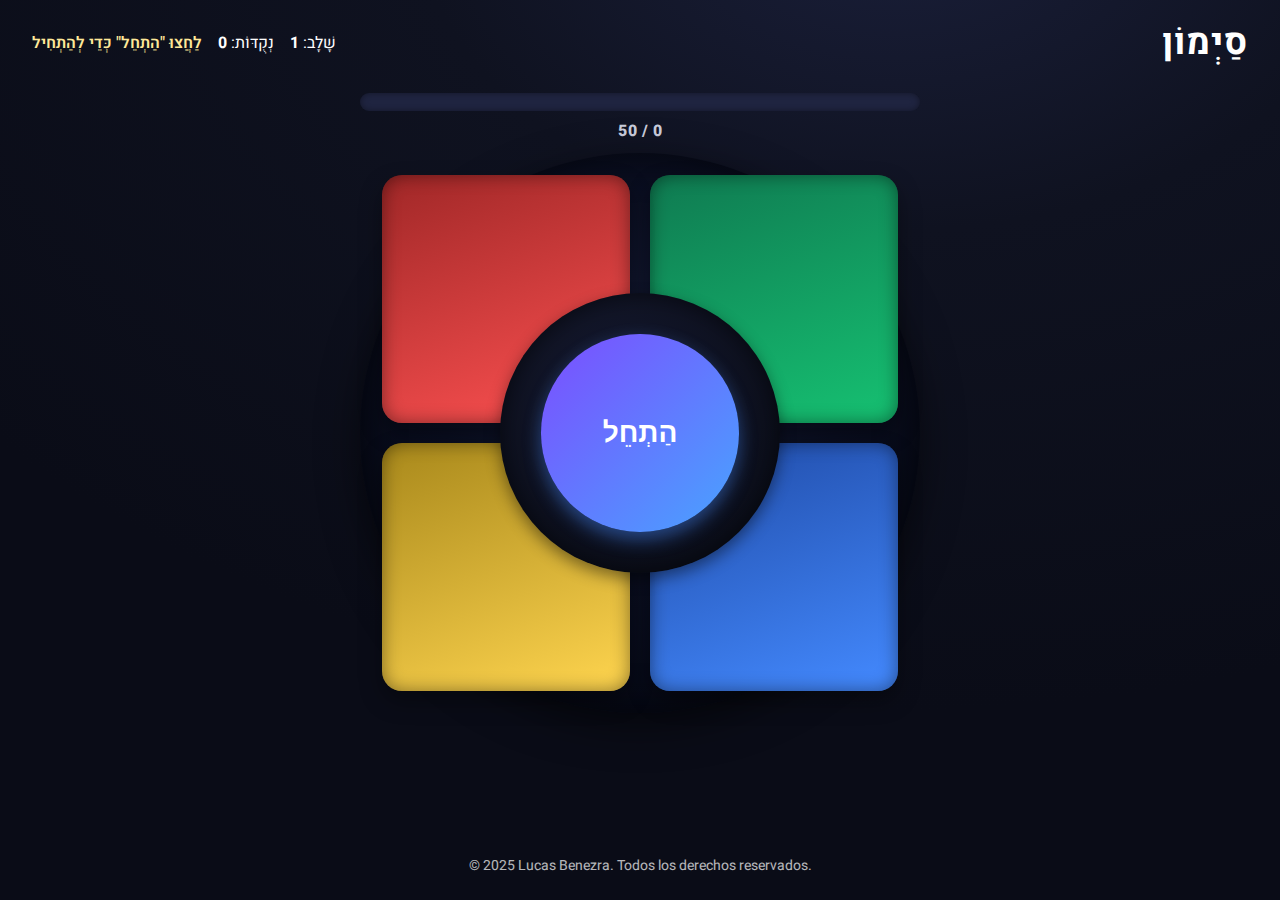
<file: index.html>
<!doctype html>
<html lang="he" dir="rtl">
  <head>
    <meta charset="utf-8" />
    <meta name="viewport" content="width=device-width, initial-scale=1, user-scalable=no" />
    <title>סַיְמוֹן – מִשְׂחַק זִכָּרוֹן צְבָעִים</title>
    <meta name="description" content="מִשְׂחַק סַיְמוֹן לִילָדִים בְּגִילָּאֵי 4–5. תִּרְגּוּל זִכָּרוֹן חָזוּתִי וְקוֹלִי בְּעִבְרִית." />
    <link rel="preconnect" href="https://fonts.googleapis.com">
    <link rel="preconnect" href="https://fonts.gstatic.com" crossorigin>
    <link href="https://fonts.googleapis.com/css2?family=Heebo:wght@400;600;800&display=swap" rel="stylesheet">
    <link rel="stylesheet" href="styles.css" />
  </head>
  <body>
    <header class="topbar" aria-label="סַרְגֵּל עֶלְיוֹן">
      <h1 class="title" aria-label="שֵׁם הַמִּשְׂחָק">סַיְמוֹן</h1>
      <div class="status" aria-live="polite">
        <span id="levelLabel">שָׁלָב: <strong id="level">1</strong></span>
        <span id="scoreLabel">נְקֻדּוֹת: <strong id="scoreValue">0</strong></span>
        <span id="message" class="message" role="status"></span>
      </div>
    </header>

    <main class="container">
      <section class="progress-wrap" aria-label="הִתְקַדְּמוּת לְ-50">
        <div id="progressBar" class="progress" role="progressbar" aria-valuemin="0" aria-valuemax="50" aria-valuenow="0">
          <div id="progressBarFill" class="progress-bar" style="width:0%"></div>
        </div>
        <div class="progress-note" aria-hidden="true">0 / 50</div>
      </section>

  <section class="board-wrap" aria-label="לוּחַ הַמִּשְׂחָק">
        <div id="board" class="board" aria-describedby="boardHint">
          <button class="quad green"  data-color="green"  aria-label="יָרֹק"  title="יָרֹק"></button>
          <button class="quad red"    data-color="red"    aria-label="אָדֹם"  title="אָדֹם"></button>
          <button class="quad blue"   data-color="blue"   aria-label="כָּחֹל"  title="כָּחֹל"></button>
          <button class="quad yellow" data-color="yellow" aria-label="צָהֹב"  title="צָהֹב"></button>

          <div class="hub">
            <div class="hub-content">
              <button id="startBtn" class="start" aria-label="הַתְחֵל מִשְׂחָק" title="הַתְחֵל מִשְׂחָק">הַתְחֵל</button>
            </div>
          </div>
        </div>
        <p id="boardHint" class="sr-only">לַחֲצוּ עַל הַצְּבָעִים עַל־פִּי הָרֶצֶף שֶׁהוּשְׁמַע וְהוּאָר.</p>
      </section>
    </main>

    <footer class="footer">
      <span lang="es" dir="ltr">© 2025 Lucas Benezra. Todos los derechos reservados.</span>
    </footer>

    <script src="script.js" defer></script>
  </body>
  </html>
</file>
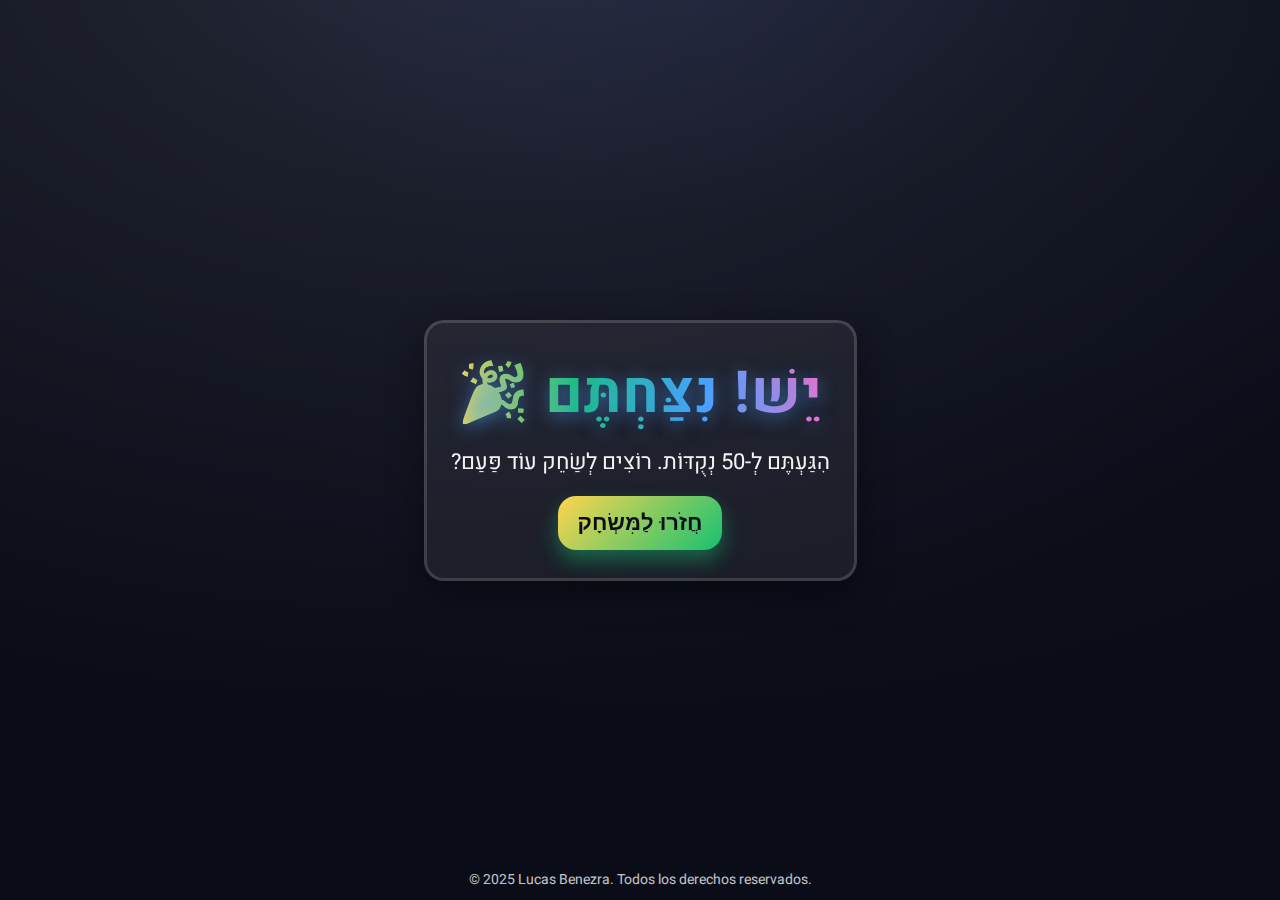
<file: win.html>
<!doctype html>
<html lang="he" dir="rtl">
  <head>
    <meta charset="utf-8" />
    <meta name="viewport" content="width=device-width, initial-scale=1, user-scalable=no" />
    <title>נִצַּחְתֶּם!</title>
    <link href="https://fonts.googleapis.com/css2?family=Heebo:wght@400;600;800&display=swap" rel="stylesheet">
    <style>
      :root { --bg: #0f1220; --text: #fff; --accent: #7c4dff; --green:#16c172; --yellow:#ffd54f; --blue:#48a4ff; --pink:#ff6ec7; }
      * { box-sizing: border-box; }
      html, body { height: 100%; }
      body { margin: 0; font-family: 'Heebo', system-ui, -apple-system, Segoe UI, Roboto, Arial, sans-serif; background: radial-gradient(1200px 800px at 50% -10%, #1a1f3a 0%, var(--bg) 40%, #0a0c17 100%); color: var(--text); overflow: hidden; }
      .stage { position: relative; width: 100%; height: 100%; display: grid; place-items: center; }
      .confetti { position: absolute; inset: 0; pointer-events: none; overflow: hidden; }
      .confetti i { position: absolute; width: 10px; height: 16px; opacity: .9; border-radius: 2px; animation: fall linear forwards; }
      @keyframes fall { to { transform: translateY(110vh) rotate(540deg); opacity: 1; } }
  .card { text-align: center; padding: 28px 24px; max-width: 520px; background: rgba(255,255,255,.06); border: 3px solid rgba(255,255,255,.15); border-radius: 20px; box-shadow: 0 12px 36px rgba(0,0,0,.45); backdrop-filter: blur(4px); animation: pop .6s ease both; }
  @keyframes pop { from { transform: scale(.9); opacity: 0; } to { transform: scale(1); opacity: 1; } }
  h1 { margin: 0 0 10px; font-size: clamp(32px, 7vw, 58px); letter-spacing: 1px; text-shadow: 0 4px 18px rgba(72,164,255,.5); background: linear-gradient(90deg, var(--yellow), var(--green), var(--blue), var(--pink)); -webkit-background-clip: text; background-clip: text; color: transparent; animation: hue 4s linear infinite; }
  @keyframes hue { 0% { filter: hue-rotate(0deg); } 100% { filter: hue-rotate(360deg); } }
      p { margin: 0 0 18px; font-size: clamp(18px, 4vw, 22px); opacity: .95; }
  .btn { border: none; border-radius: 18px; padding: 14px 20px; font-size: clamp(18px,4.5vw,22px); font-weight: 900; color: #0b0e1a; background: linear-gradient(135deg, var(--yellow), var(--green)); cursor: pointer; box-shadow: 0 10px 20px rgba(22,193,114,.45); transform: translateY(0); transition: transform .08s ease; }
  .btn:active { transform: translateY(2px) scale(0.99); }
      .stars { position: absolute; inset: 0; background: radial-gradient(1200px 800px at 30% -10%, rgba(255,255,255,.08), rgba(0,0,0,0)); pointer-events: none; }
    </style>
  </head>
  <body>
    <div class="stage">
      <div class="stars"></div>
      <div class="confetti" id="confetti"></div>
      <div class="card" role="dialog" aria-labelledby="title" aria-describedby="desc">
        <h1 id="title">יֵשׁ! נִצַּחְתֶּם 🎉</h1>
  <p id="desc">הִגַּעְתֶּם לְ-50 נְקֻדּוֹת. רוֹצִים לְשַׂחֵק עוֹד פַּעַם?</p>
        <button class="btn" onclick="location.href='index.html'" aria-label="חִזְרוּ לְמִשְׂחָק סַיְמוֹן">חֲזֹרוּ לַמִּשְׂחָק</button>
      </div>
      <div style="position: absolute; bottom: 10px; width: 100%; text-align: center; opacity: .75; font-size: 14px;">
        <span lang="es" dir="ltr">© 2025 Lucas Benezra. Todos los derechos reservados.</span>
      </div>
    </div>
    <script>
      // Confeti simple: elementos <i> que caen con colores variados
      const colors = ['#ffd54f', '#16c172', '#48a4ff', '#ff6ec7', '#ffffff'];
      const confetti = document.getElementById('confetti');
      const count = 80;
      for (let i = 0; i < count; i++) {
        const p = document.createElement('i');
        const left = Math.random() * 100;
        const delay = Math.random() * 1.2;
        const dur = 1.8 + Math.random() * 1.6;
        const size = 8 + Math.random() * 10;
        p.style.left = left + 'vw';
        p.style.top = (-10 - Math.random() * 20) + 'vh';
        p.style.background = colors[i % colors.length];
        p.style.width = size + 'px';
        p.style.height = (size * 1.6) + 'px';
        p.style.animationDuration = dur + 's';
        p.style.animationDelay = delay + 's';
        confetti.appendChild(p);
      }
    </script>
  </body>
</html>
</file>
<file: styles.css>
:root {
  --bg: #0f1220;
  --text: #ffffff;
  --muted: #c9ccdb;
  --chip: #1e2235;
  --chip-active: #2a2f4a;
  --start: #7c4dff;
  --start-pressed: #6a3df0;
  --green: #16c172;
  --green-glow: #5dffb1;
  --red: #ff5252;
  --red-glow: #ff9a9a;
  --blue: #448aff;
  --blue-glow: #9cc2ff;
  --yellow: #ffd54f;
  --yellow-glow: #ffe899;
  --hub: #0b0e1a;
}

* { box-sizing: border-box; }
html, body { height: 100%; }
body {
  margin: 0;
  font-family: 'Heebo', system-ui, -apple-system, Segoe UI, Roboto, Arial, sans-serif;
  background: radial-gradient(1200px 800px at 70% -10%, #1a1f3a 0%, var(--bg) 40%, #0a0c17 100%);
  color: var(--text);
  min-height: 100dvh;
  display: flex;
  flex-direction: column;
}

.topbar {
  display: flex;
  align-items: center;
  justify-content: space-between;
  padding: 16px clamp(16px, 4vw, 32px);
}
.title { font-size: clamp(24px, 4vw, 36px); margin: 0; letter-spacing: 1px; }
.status { display: flex; gap: 16px; align-items: baseline; }
.message { color: var(--yellow); font-weight: 600; min-height: 1.2em; }
.progress { position: relative; width: min(92vw, 560px); height: 18px; border-radius: 999px; background: #1f2440; overflow: hidden; align-self: center; box-shadow: inset 0 0 6px rgba(0,0,0,.4); }
.progress-bar { position: absolute; left: 0; top: 0; bottom: 0; width: 0%; border-radius: inherit; background: linear-gradient(90deg, #16c172, #48a4ff, #ffd54f); box-shadow: 0 0 10px rgba(72,164,255,.6); transition: width .25s ease; }

.container { max-width: 980px; margin: 0 auto; padding: 0 clamp(16px, 4vw, 32px) 24px; flex: 1 0 auto; }

.progress-wrap { display: grid; place-items: center; gap: 8px; margin: 8px 0 10px; }
.progress-note { font-weight: 800; color: var(--muted); letter-spacing: .5px; }

.controls {
  display: none;
}
.difficulty { display: none; }
.chip {
  border: none; border-radius: 999px; padding: 10px 16px; font-size: 18px; color: var(--muted);
  background: var(--chip); cursor: pointer; touch-action: manipulation; transition: transform .08s ease, background .2s ease, color .2s ease;
}
.chip.selected { background: var(--chip-active); color: #fff; }
.chip:active { transform: scale(0.98); }

.start {
  margin: 0; border: none; border-radius: 28px; padding: 4% 6%; font-size: clamp(18px, 4vw, 28px); font-weight: 800;
  color: #fff; background: linear-gradient(135deg, var(--start), #48a4ff);
  width: 80%; height: 80%;
  box-shadow: 0 8px 18px rgba(68,138,255,.45);
  border-radius: 50%;
  cursor: pointer; touch-action: manipulation; transition: transform .08s ease, filter .2s ease, box-shadow .2s ease;
}
.start:active { transform: translateY(1px) scale(0.99); filter: brightness(.95); box-shadow: 0 4px 10px rgba(68,138,255,.3); }

.board-wrap { display: grid; place-items: center; margin-top: 10px; }
.board {
  position: relative; width: min(90vw, 560px); aspect-ratio: 1/1; border-radius: 50%; padding: 4%;
  background: radial-gradient(60% 60% at 50% 40%, #141a34 0%, #0a0e20 60%, #070a17 100%);
  box-shadow: inset 0 0 40px rgba(0,0,0,.6), 0 12px 40px rgba(0,0,0,.5);
  display: grid; grid-template-columns: 1fr 1fr; grid-template-rows: 1fr 1fr; gap: 4%;
}
.quad {
  border: none; border-radius: 20px; position: relative; isolation: isolate;
  cursor: pointer; touch-action: manipulation; outline: none;
  box-shadow: inset 0 0 18px rgba(0,0,0,.45), 0 10px 22px rgba(0,0,0,.35);
  transition: transform .06s ease, filter .12s ease, box-shadow .12s ease;
}
.quad:active { transform: translateY(2px) scale(0.995); }

.green { background: linear-gradient(160deg, #0f7a51, var(--green)); }
.red { background: linear-gradient(160deg, #a02727, var(--red)); }
.blue { background: linear-gradient(160deg, #1f4aa6, var(--blue)); }
.yellow { background: linear-gradient(160deg, #a8881b, var(--yellow)); }

.quad.lit.green { box-shadow: 0 0 32px 10px var(--green-glow), inset 0 0 18px rgba(0,0,0,.25); filter: brightness(1.25) saturate(1.2); }
.quad.lit.red { box-shadow: 0 0 32px 10px var(--red-glow), inset 0 0 18px rgba(0,0,0,.25); filter: brightness(1.25) saturate(1.2); }
.quad.lit.blue { box-shadow: 0 0 32px 10px var(--blue-glow), inset 0 0 18px rgba(0,0,0,.25); filter: brightness(1.25) saturate(1.2); }
.quad.lit.yellow { box-shadow: 0 0 32px 10px var(--yellow-glow), inset 0 0 18px rgba(0,0,0,.25); filter: brightness(1.25) saturate(1.2); }

.hub {
  position: absolute; inset: 25% 25%; border-radius: 50%; background: radial-gradient(70% 70% at 40% 30%, #14182d, var(--hub));
  box-shadow: inset 0 0 25px rgba(0,0,0,.6), 0 6px 16px rgba(0,0,0,.45);
  display: grid; place-items: center; pointer-events: none;
}
.hub-content { display: grid; place-items: center; width: 100%; height: 100%; pointer-events: auto; padding: 6%; }
.hub-title { display: none; }
.replay { display: none; }

.footer { text-align: center; opacity: .7; padding: 10px 16px 24px; font-size: 14px; margin-top: auto; }

.sr-only { position: absolute; width: 1px; height: 1px; padding: 0; margin: -1px; overflow: hidden; clip: rect(0,0,1px,1px); border: 0; }

@media (max-width: 480px) {
  .chip, .start { font-size: 16px; }
}
</file>
